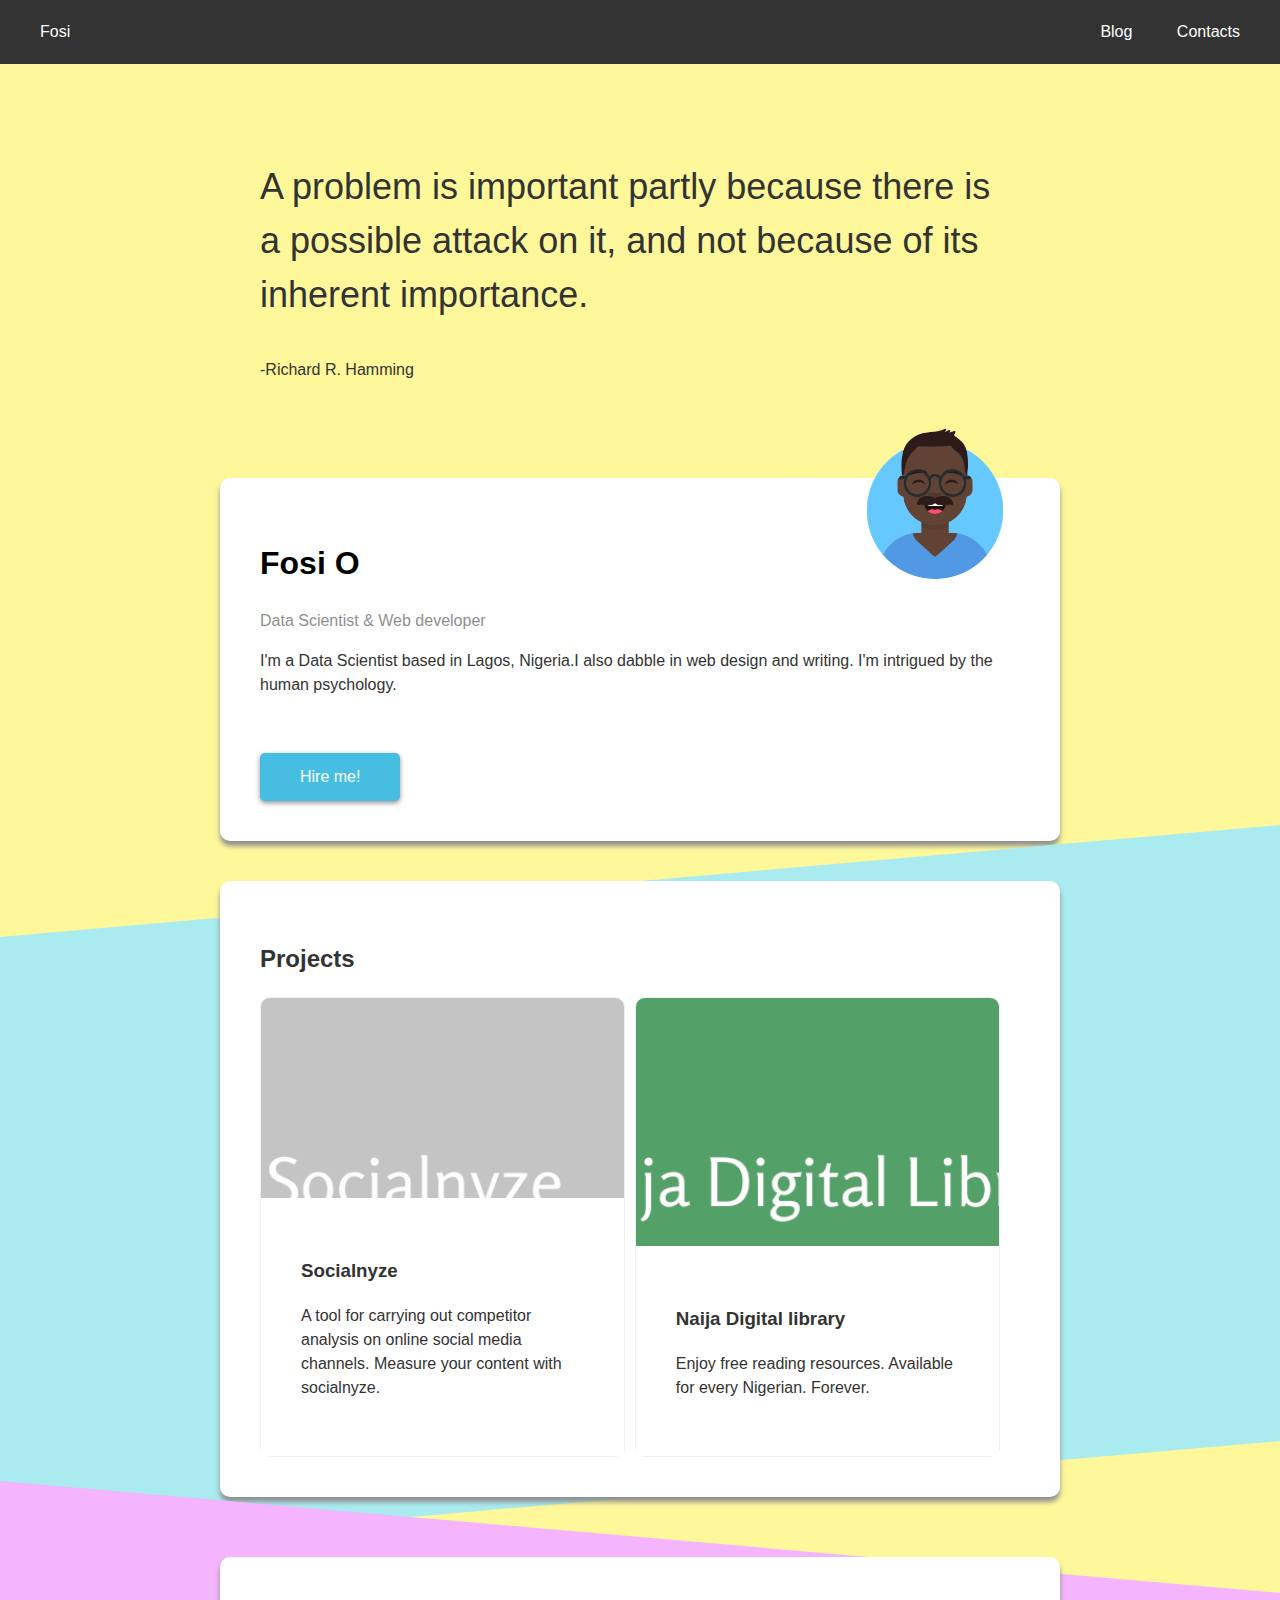
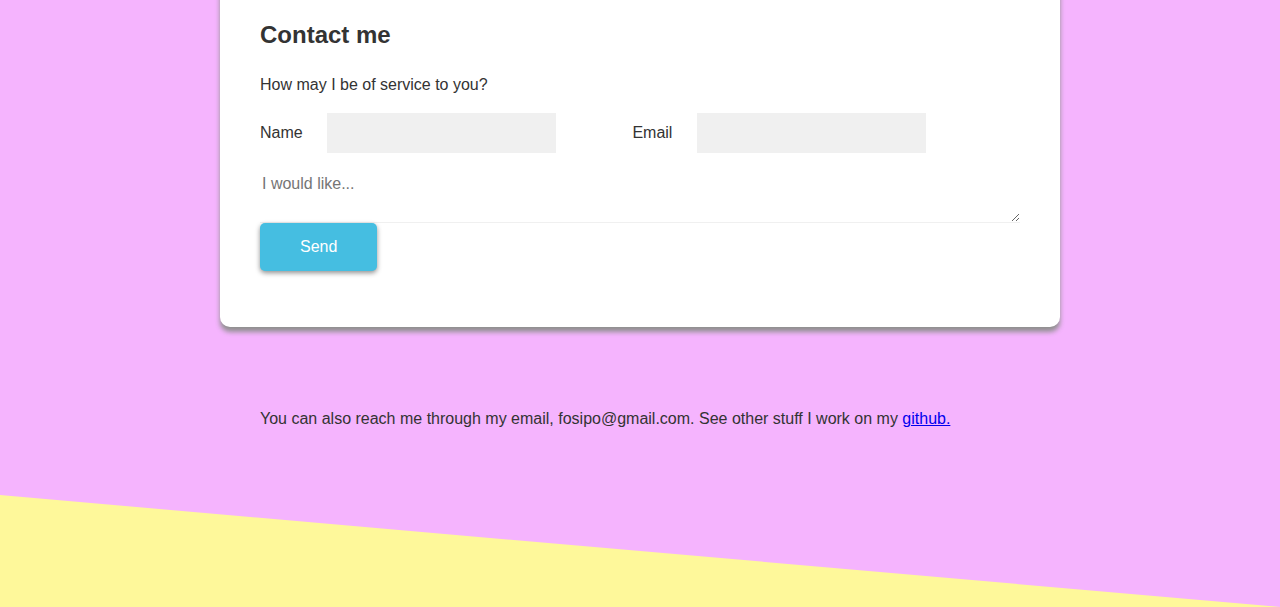
<file: index.html>
<DOCTYPE HTML!>
    <html>

    <head>
        <meta charset="utf-8">

        <!--CSS-->
        <link rel="stylesheet" href="https://use.fontawesome.com/releases/v5.6.3/css/all.css" integrity="sha384-UHRtZLI+pbxtHCWp1t77Bi1L4ZtiqrqD80Kn4Z8NTSRyMA2Fd33n5dQ8lWUE00s/" crossorigin="anonymous">
        <link rel="stylesheet" type="text/css" href="./css/true.css">

        <!--JS-->
        
        
    </head>

    <body>
        <header class="container-wide">
            
            <nav>
                <a href="./" class="brand">Fosi</a>
                <div class="Navbar__Link Navbar__Link-toggle">
                    <i class="fas fa-ellipsis-h"></i>
                </div>
                <span class="align-right">
              <a href="./">Blog</a>
              <a href="#contact-form">Contacts</a>
            </span>
            </nav>
        </header>
        <main>
            <div class="cover-and-quote">
                <div class="quote-card card">
                    <p class="quote">A problem is important partly because there is a possible attack on it, and not because of its inherent importance.</p>
                    <p class="attribution">-Richard R. Hamming</p>
                </div>
            </div>

            <div class="introduction">
                <div class="card intro-card">
                    <div class="bio">
                        <img src="./media/osinimu_avatar.png" class="profile" alt="fosi">
                        <div class="name-card">
                            <h1> Fosi O</h1>
                            <p>Data Scientist & Web developer</p>
                        </div>
                    </div>
                    <div class="intro-text">
                        <p> I'm a Data Scientist based in Lagos, Nigeria.I also dabble in web design and writing. I'm intrigued by the human psychology.</p>
                    </div>
                    <button type="button">Hire me!</button>
                </div>
            </div>
            <div class="project">
                <div class="project-card card">
                    <h2>Projects</h2>
                    <!--Insert individual project cards here-->
                    <div  class="single-projects">
                        <div class="single-project-card card un">
                          <div class="project-description">
                            <h3>Socialnyze</h3>
                            <p>A tool for carrying out competitor analysis on online social media channels. Measure your content with socialnyze.</p>
                          </div>
                        </div>
                        <div class="single-project-card card deux">
                          <div class="project-description">
                            <h3>Naija Digital library</h3>
                            <p>Enjoy free reading resources. Available for every Nigerian. Forever.</p>
                          </div>
                        </div>
                    </div>
                    <div class="clear"></div>
                </div>
            </div>
            <div id="contact-form" class="contact-form">
                <div class="contact-form-card card">
                    <h2>Contact me</h2>
                    <p>How may I be of service to you?</p>
                    <form action="./">
                        <div class="input-group half">
                            <label for="name">Name</label>
                            <input type="text" name="name" id="name">
                        </div>
                        <div class="input-group half last">
                            <label for="email">Email</label>
                            <input type="email" name="email" id="email">
                        </div>
                        <div class="input-group text-area clear">
                            <label for="message" hidden>Message</label>
                            <textarea name="message" id="message" placeholder="I would like..."></textarea>
                        </div>
                        <button type="submit">Send</button>
                    </form>
                </div>
                <p class="stand-alone">You can also reach me through my email, fosipo@gmail.com. See other stuff I work on my <a href="www.githun.com/osinimu">github.</a></p>
            </div>

        </main>
        <footer></footer>
    </body>

    </html>

    <script type="text/javascript"> 
            function classToggle() {
                const navs = document.querySelectorAll('.align-right')
  
                navs.forEach(nav => nav.classList.toggle('Navbar__ToggleShow'));
            }
            document.querySelector('.Navbar__Link-toggle')
               .addEventListener('click', classToggle);
    </script>
</file>
<file: css/true.css>
/*! normalize.css v8.0.1 | MIT License | github.com/necolas/normalize.css */


/* Document
   ========================================================================== */


/**
 * 1. Correct the line height in all browsers.
 * 2. Prevent adjustments of font size after orientation changes in iOS.
 */

html {
    line-height: 1.15;
    /* 1 */
    -webkit-text-size-adjust: 100%;
    /* 2 */
}

* {
    box-sizing: border-box;
}


/* Sections
     ========================================================================== */


/**
   * Remove the margin in all browsers.
   */

body {
    line-height: 1.5;
    background-color: #fef89a;
    font-family: sans-serif;
    font-size: 16px;
    color: #333;
    margin: 0;
}

header {
    background-color: #333;
}

nav {
    padding: 20px;
}


/**
   * Render the `main` element consistently in IE.
   */

main {
    display: block;
}


/**
   * Correct the font size and margin on `h1` elements within `section` and
   * `article` contexts in Chrome, Firefox, and Safari.
   */

h1 {
    font-size: 2em;
    margin: 0.67em 0;
    color: #000;
}


/* Grouping content
     ========================================================================== */


/**
   * 1. Add the correct box sizing in Firefox.
   * 2. Show the overflow in Edge and IE.
   */

hr {
    box-sizing: content-box;
    /* 1 */
    height: 0;
    /* 1 */
    overflow: visible;
    /* 2 */
}


/**
   * 1. Correct the inheritance and scaling of font size in all browsers.
   * 2. Correct the odd `em` font sizing in all browsers.
   */

pre {
    font-family: monospace, monospace;
    /* 1 */
    font-size: 1em;
    /* 2 */
}


/* Text-level semantics
     ========================================================================== */


/**
   * Remove the gray background on active links in IE 10.
   */

a {
    background-color: transparent;
}


/**
   * 1. Remove the bottom border in Chrome 57-
   * 2. Add the correct text decoration in Chrome, Edge, IE, Opera, and Safari.
   */

abbr[title] {
    border-bottom: none;
    /* 1 */
    text-decoration: underline;
    /* 2 */
    text-decoration: underline dotted;
    /* 2 */
}


/**
   * Add the correct font weight in Chrome, Edge, and Safari.
   */

b,
strong {
    font-weight: bolder;
}


/**
   * 1. Correct the inheritance and scaling of font size in all browsers.
   * 2. Correct the odd `em` font sizing in all browsers.
   */

code,
kbd,
samp {
    font-family: monospace, monospace;
    /* 1 */
    font-size: 1em;
    /* 2 */
}


/**
   * Add the correct font size in all browsers.
   */

small {
    font-size: 80%;
}


/**
   * Prevent `sub` and `sup` elements from affecting the line height in
   * all browsers.
   */

sub,
sup {
    font-size: 75%;
    line-height: 0;
    position: relative;
    vertical-align: baseline;
}

sub {
    bottom: -0.25em;
}

sup {
    top: -0.5em;
}


/* Embedded content
     ========================================================================== */


/**
   * Remove the border on images inside links in IE 10.
   */

img {
    border-style: none;
}


/* Forms
     ========================================================================== */


/**
   * 1. Change the font styles in all browsers.
   * 2. Remove the margin in Firefox and Safari.
   */

button,
input,
optgroup,
select,
textarea {
    font-family: inherit;
    /* 1 */
    font-size: 100%;
    /* 1 */
    line-height: 1.15;
    /* 1 */
    margin: 0;
    /* 2 */
    min-height: 40px;
}


/**
   * Show the overflow in IE.
   * 1. Show the overflow in Edge.
   */

button,
input {
    /* 1 */
    overflow: visible;
}


/**
   * Remove the inheritance of text transform in Edge, Firefox, and IE.
   * 1. Remove the inheritance of text transform in Firefox.
   */

button,
select {
    /* 1 */
    text-transform: none;
}


/**
   * Correct the inability to style clickable types in iOS and Safari.
   */

button,
[type="button"],
[type="reset"],
[type="submit"] {
    -webkit-appearance: button;
}


/**
   * Remove the inner border and padding in Firefox.
   */

button::-moz-focus-inner,
[type="button"]::-moz-focus-inner,
[type="reset"]::-moz-focus-inner,
[type="submit"]::-moz-focus-inner {
    border-style: none;
    padding: 0;
}


/**
   * Restore the focus styles unset by the previous rule.
   */

button:-moz-focusring,
[type="button"]:-moz-focusring,
[type="reset"]:-moz-focusring,
[type="submit"]:-moz-focusring {
    outline: 1px dotted ButtonText;
}


/**
   * Correct the padding in Firefox.
   */

fieldset {
    padding: 0.35em 0.75em 0.625em;
}


/**
   * 1. Correct the text wrapping in Edge and IE.
   * 2. Correct the color inheritance from `fieldset` elements in IE.
   * 3. Remove the padding so developers are not caught out when they zero out
   *    `fieldset` elements in all browsers.
   */

legend {
    box-sizing: border-box;
    /* 1 */
    color: inherit;
    /* 2 */
    display: table;
    /* 1 */
    max-width: 100%;
    /* 1 */
    padding: 0;
    /* 3 */
    white-space: normal;
    /* 1 */
}


/**
   * Add the correct vertical alignment in Chrome, Firefox, and Opera.
   */

progress {
    vertical-align: baseline;
}


/**
   * Remove the default vertical scrollbar in IE 10+.
   */

textarea {
    overflow: auto;
    width: 100%;
    height: 50px;
    border: none;
    border-bottom: solid 1px #f0f0f0;
}

input {
    border: none;
    background: #f0f0f0;
    margin-left: 20px;
    padding-left: 20px;
}


/**
   * 1. Add the correct box sizing in IE 10.
   * 2. Remove the padding in IE 10.
   */

[type="checkbox"],
[type="radio"] {
    box-sizing: border-box;
    /* 1 */
    padding: 0;
    /* 2 */
}


/**
   * Correct the cursor style of increment and decrement buttons in Chrome.
   */

[type="number"]::-webkit-inner-spin-button,
[type="number"]::-webkit-outer-spin-button {
    height: auto;
}


/**
   * 1. Correct the odd appearance in Chrome and Safari.
   * 2. Correct the outline style in Safari.
   */

[type="search"] {
    -webkit-appearance: textfield;
    /* 1 */
    outline-offset: -2px;
    /* 2 */
}


/**
   * Remove the inner padding in Chrome and Safari on macOS.
   */

[type="search"]::-webkit-search-decoration {
    -webkit-appearance: none;
}


/**
   * 1. Correct the inability to style clickable types in iOS and Safari.
   * 2. Change font properties to `inherit` in Safari.
   */

 ::-webkit-file-upload-button {
    -webkit-appearance: button;
    /* 1 */
    font: inherit;
    /* 2 */
}


/* Interactive
     ========================================================================== */


/*
   * Add the correct display in Edge, IE 10+, and Firefox.
   */

details {
    display: block;
}


/*
   * Add the correct display in all browsers.
   */

summary {
    display: list-item;
}


/* Misc
     ========================================================================== */


/**
   * Add the correct display in IE 10+.
   */

template {
    display: none;
}


/**
   * Add the correct display in IE 10.
   */

[hidden] {
    display: none;
}

.align-right {
    float: right;
}

nav a {
    color: #fdfdfd;
    margin: 0 20px 0 20px;
    text-decoration: none;
}

.card {
    padding: 40px 40px 40px 40px;
    max-width: 840px;
    margin: auto auto auto auto;
    background: #fff;
    box-shadow: 0 5px 5px 0px #909090;
    ;
    border-radius: 10px;
}

.quote-card.card {
    box-shadow: none;
    margin: 20px auto 20px auto;
    background: transparent;
}

p.quote {
    font-size: 2.25rem;
}

.intro-text {
    padding-bottom: 40px;
}

.introduction {
    background-color: #fef89a;
    width: 100%;
    padding: 20px 0 40px 0;
    transform: skewY(5deg);
}

.intro-card {
    transform: skewY(-5deg);
}

.name-card {
    color: #909090;
}

img.profile {
    float: right;
    width: 150px;
    margin: -120px 10px 0 0;
    border-radius: 50%;
}

button {
    background-color: #45bee1;
    color: #fff;
    border: none;
    min-height: 40px;
    padding: 15px 40px 15px 40px;
    border-radius: 5px;
    box-shadow: 0 2px 5px 0px #909090;
}

.project {
    background-color: #a9ebef;
    transform: skewY(-5deg);
    width: 100%;
}

.project-card {
    transform: skewY(5deg);
    margin-bottom: 40px;
    background-image:
}

.clear {
    clear: both;
}

.single-project-card {
    width: 48%;
    float: left;
    margin-right: 10px;
    min-height: 460px;
    box-shadow: none;
    border: solid 1px #f0f0f0;
    padding: 0;
    position: relative;
}

.fas.fa-ellipsis-h {
    font-size: 35px;
    color: #65c9fd;
}

.Navbar__Link-toggle {
    display: none;
}

@media (min-width: 768px) and (max-width: 1024px) {
    .single-projects {
        display: flex;
        flex-direction: column;
        align-items: center;
    }
    .single-project-card {
        margin-left: 0;
        width: 70%;
    }
    header {
        padding: 25px;
    }
    .brand {
        font-size: 30px;
    }
    .align-right {
        display: flex;
        flex-direction: column;
    }
    .align-right {
        display: none;
    }
    .Navbar__Link-toggle {
        float: right;
        display: initial;
        cursor: pointer;
    }
    .Navbar__ToggleShow {
        display: flex;
        flex-direction: column;
        background-color: #65c9fd;
        padding: 50px;
        margin-right: 15px;
    }
    .align-right.Navbar__ToggleShow {
        font-size: 35px;
    }
}

.project-description {
    padding: 40px;
    position: absolute;
    bottom: 0;
    background: #fff;
}

.un {
    background-image: url(../media/socialnyze.png);
    background-size: cover;
    background-repeat: no-repeat;
    background-position: bottom;
}

.deux {
    background-image: url(../media/library.png);
    background-size: cover;
    background-repeat: no-repeat;
    background-position: bottom;
}

.contact-form {
    background-color: #f5b4fe;
    width: 100%;
    padding: 20px 0 40px 0;
    transform: skewY(5deg);
}

.contact-form-card {
    transform: skewY(-5deg);
    margin: 0 auto 40px auto;
}

.stand-alone {
    transform: skewY(-5deg);
    margin: 40px auto 40px auto;
    max-width: 840px;
    padding: 40px;
}

input-group {
    margin: 20px 0 20px 0;
}

.input-group.half {
    width: 49%;
    float: left;
}

.input-group.clear {
    padding-top: 20px;
}
</file>
